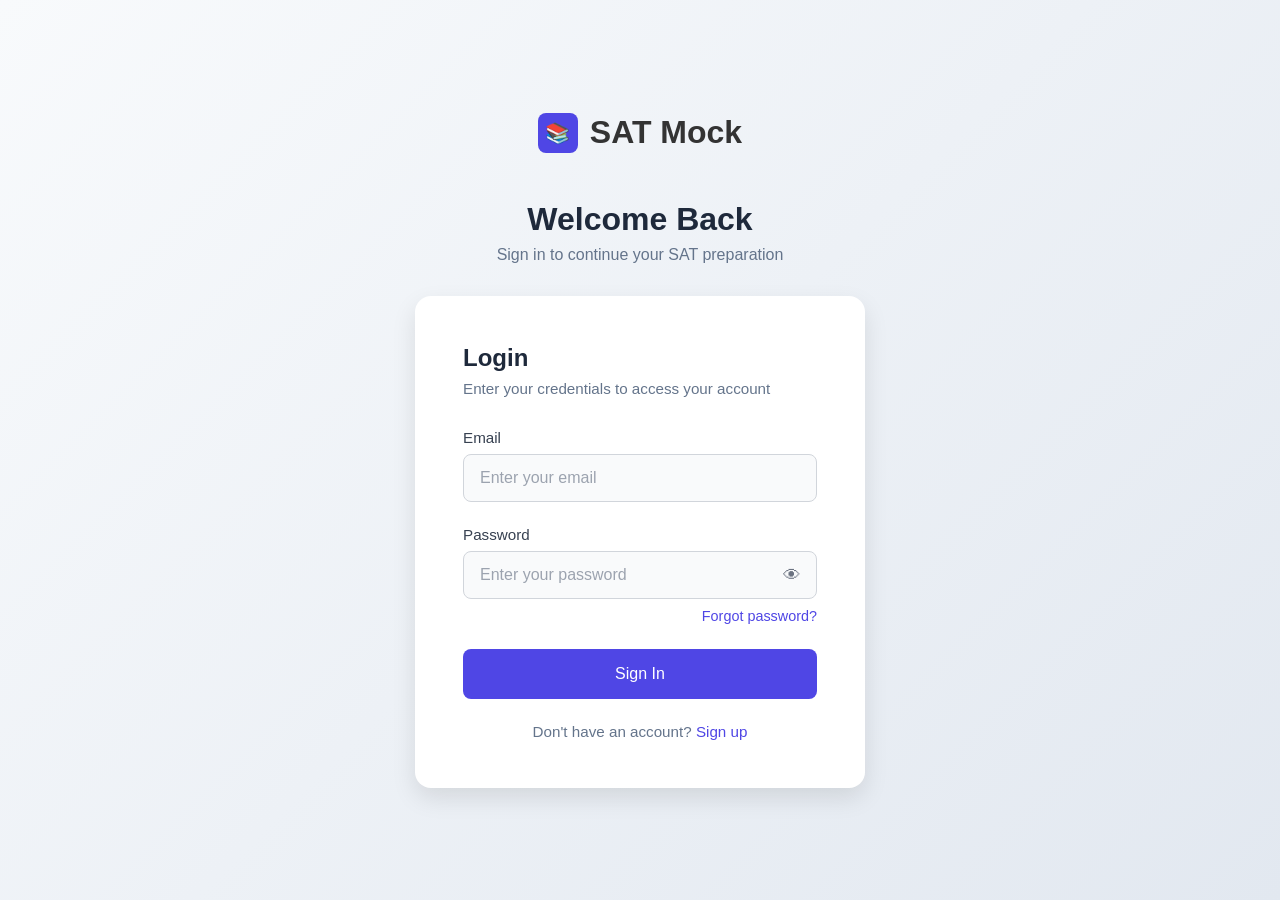
<file: SATProject-main/front/dashboard.html>
<!DOCTYPE html>
<html lang="en">
<head>
    <meta charset="UTF-8">
    <meta name="viewport" content="width=device-width, initial-scale=1.0">
    <title>Dashboard - SAT Mock</title>
    <style>
        * {
            margin: 0;
            padding: 0;
            box-sizing: border-box;
        }

        body {
            font-family: -apple-system, BlinkMacSystemFont, 'Segoe UI', Roboto, Oxygen, Ubuntu, Cantarell, sans-serif;
            background: #f8fafc;
            color: #333;
            line-height: 1.6;
        }

        .container {
            max-width: 1200px;
            margin: 0 auto;
            padding: 0 20px;
        }

        /* Header */
        .header {
            background: white;
            padding: 1rem 0;
            box-shadow: 0 2px 4px rgba(0,0,0,0.1);
            position: sticky;
            top: 0;
            z-index: 100;
        }

        .nav {
            display: flex;
            justify-content: space-between;
            align-items: center;
        }

        .logo {
            display: flex;
            align-items: center;
            font-size: 1.5rem;
            font-weight: bold;
            color: #333;
            text-decoration: none;
        }

        .logo-icon {
            width: 32px;
            height: 32px;
            background: #4f46e5;
            border-radius: 6px;
            margin-right: 10px;
            display: flex;
            align-items: center;
            justify-content: center;
            color: white;
            font-size: 18px;
        }

        .nav-right {
            display: flex;
            align-items: center;
            gap: 1rem;
        }

        .dashboard-btn {
            padding: 0.5rem 1rem;
            background: #f1f5f9;
            border: 1px solid #e2e8f0;
            border-radius: 6px;
            color: #64748b;
            text-decoration: none;
            font-size: 0.9rem;
        }

        .user-profile {
            display: flex;
            align-items: center;
            gap: 0.5rem;
            color: #64748b;
            font-size: 0.9rem;
        }

        .user-icon {
            width: 24px;
            height: 24px;
            background: #e2e8f0;
            border-radius: 50%;
            display: flex;
            align-items: center;
            justify-content: center;
            font-size: 12px;
        }

        /* Main Content */
        .main {
            padding: 2rem 0;
        }

        .welcome-section {
            margin-bottom: 2rem;
        }

        .welcome-title {
            font-size: 2rem;
            font-weight: 700;
            color: #1e293b;
            margin-bottom: 0.5rem;
        }

        .welcome-subtitle {
            color: #64748b;
            font-size: 1.1rem;
        }

        /* Stats Cards */
        .stats-grid {
            display: grid;
            grid-template-columns: repeat(auto-fit, minmax(280px, 1fr));
            gap: 1.5rem;
            margin-bottom: 3rem;
        }

        .stat-card {
            background: white;
            padding: 1.5rem;
            border-radius: 12px;
            box-shadow: 0 2px 4px rgba(0,0,0,0.05);
            border: 1px solid #e5e7eb;
            position: relative;
        }

        .stat-header {
            display: flex;
            justify-content: between;
            align-items: flex-start;
            margin-bottom: 1rem;
        }

        .stat-title {
            color: #64748b;
            font-size: 0.9rem;
            font-weight: 500;
        }

        .stat-icon {
            position: absolute;
            top: 1rem;
            right: 1rem;
            width: 24px;
            height: 24px;
            color: #94a3b8;
        }

        .stat-value {
            font-size: 2rem;
            font-weight: 700;
            color: #1e293b;
            margin-bottom: 0.5rem;
        }

        .stat-value.percentage {
            color: #4f46e5;
        }

        .stat-description {
            color: #64748b;
            font-size: 0.85rem;
        }

        /* Quick Actions */
        .quick-actions {
            margin-bottom: 3rem;
        }

        .section-title {
            font-size: 1.5rem;
            font-weight: 600;
            color: #1e293b;
            margin-bottom: 1.5rem;
        }

        .actions-grid {
            display: grid;
            grid-template-columns: 2fr 1fr;
            gap: 1rem;
        }

        .action-btn {
            padding: 1.5rem;
            border-radius: 12px;
            text-decoration: none;
            font-weight: 500;
            display: flex;
            align-items: center;
            justify-content: center;
            gap: 0.5rem;
            transition: all 0.2s;
            font-size: 1rem;
            border: none;
            cursor: pointer;
        }

        .action-btn-primary {
            background: #4f46e5;
            color: white;
        }

        .action-btn-primary:hover {
            background: #4338ca;
            transform: translateY(-2px);
        }

        .action-btn-secondary {
            background: white;
            color: #64748b;
            border: 1px solid #e5e7eb;
        }

        .action-btn-secondary:hover {
            background: #f9fafb;
            transform: translateY(-2px);
        }

        /* Quiz History */
        .quiz-history {
            background: white;
            border-radius: 12px;
            padding: 1.5rem;
            box-shadow: 0 2px 4px rgba(0,0,0,0.05);
            border: 1px solid #e5e7eb;
        }

        .quiz-item {
            display: flex;
            justify-content: space-between;
            align-items: center;
            padding: 1rem 0;
            border-bottom: 1px solid #f1f5f9;
        }

        .quiz-item:last-child {
            border-bottom: none;
        }

        .quiz-info {
            flex: 1;
        }

        .quiz-name {
            font-weight: 600;
            color: #1e293b;
            margin-bottom: 0.25rem;
            display: flex;
            align-items: center;
            gap: 0.5rem;
        }

        .quiz-score {
            display: inline-block;
            padding: 0.25rem 0.5rem;
            border-radius: 4px;
            font-size: 0.75rem;
            font-weight: 600;
        }

        .score-high {
            background: #dcfce7;
            color: #166534;
        }

        .score-medium {
            background: #fef3c7;
            color: #92400e;
        }

        .score-low {
            background: #fee2e2;
            color: #991b1b;
        }

        .quiz-details {
            display: flex;
            align-items: center;
            gap: 1rem;
            color: #64748b;
            font-size: 0.85rem;
            margin-top: 0.25rem;
        }

        .quiz-actions {
            display: flex;
            gap: 0.5rem;
        }

        .quiz-btn {
            padding: 0.5rem 1rem;
            border-radius: 6px;
            text-decoration: none;
            font-size: 0.85rem;
            font-weight: 500;
            transition: all 0.2s;
            border: none;
            cursor: pointer;
        }

        .quiz-btn-primary {
            background: #4f46e5;
            color: white;
        }

        .quiz-btn-primary:hover {
            background: #4338ca;
        }

        .quiz-btn-secondary {
            background: #f8fafc;
            color: #64748b;
            border: 1px solid #e2e8f0;
        }

        .quiz-btn-secondary:hover {
            background: #f1f5f9;
        }

        /* No history message */
        .no-history {
            text-align: center;
            padding: 2rem;
            color: #64748b;
        }

        .no-history-icon {
            font-size: 3rem;
            margin-bottom: 1rem;
        }

        /* Responsive Design */
        @media (max-width: 768px) {
            .actions-grid {
                grid-template-columns: 1fr;
            }

            .quiz-item {
                flex-direction: column;
                align-items: flex-start;
                gap: 1rem;
            }

            .quiz-actions {
                width: 100%;
                justify-content: flex-end;
            }

            .nav-right {
                gap: 0.5rem;
            }

            .user-profile span {
                display: none;
            }
        }

        .logout-btn {
            background: #ef4444;
            color: white;
            border: none;
            padding: 0.5rem 1rem;
            border-radius: 6px;
            cursor: pointer;
            font-size: 0.85rem;
            transition: background 0.2s;
        }

        .logout-btn:hover {
            background: #dc2626;
        }
    </style>
</head>
<body>
    <!-- Header -->
    <header class="header">
        <div class="container">
            <nav class="nav">
                <a href="index.html" class="logo">
                    <div class="logo-icon">📚</div>
                    SAT Mock
                </a>
                <div class="nav-right">
                    <a href="dashboard.html" class="dashboard-btn">Dashboard</a>
                    <div class="user-profile">
                        <div class="user-icon">👤</div>
                        <span id="username">User</span>
                    </div>
                    <button class="logout-btn" onclick="logout()">Logout</button>
                </div>
            </nav>
        </div>
    </header>

    <!-- Main Content -->
    <main class="main">
        <div class="container">
            <!-- Welcome Section -->
            <div class="welcome-section">
                <h1 class="welcome-title">Welcome back, <span id="welcomeUsername">User</span>! 👋</h1>
                <p class="welcome-subtitle">Ready to continue your SAT preparation? Let's boost that score!</p>
            </div>

            <!-- Stats Cards -->
            <div class="stats-grid">
                <div class="stat-card">
                    <div class="stat-icon">🏆</div>
                    <div class="stat-title">Tests Taken</div>
                    <div class="stat-value" id="testsTaken">0</div>
                    <div class="stat-description">Keep practicing to improve!</div>
                </div>

                <div class="stat-card">
                    <div class="stat-icon">📈</div>
                    <div class="stat-title">Average Score</div>
                    <div class="stat-value percentage" id="averageScore">0%</div>
                    <div class="stat-description" id="scoreDescription">Take your first quiz!</div>
                </div>

                <div class="stat-card">
                    <div class="stat-icon">📅</div>
                    <div class="stat-title">Study Streak</div>
                    <div class="stat-value" id="studyStreak">0 days</div>
                    <div class="stat-description">Start your streak today!</div>
                </div>
            </div>

            <!-- Quick Actions -->
            <div class="quick-actions">
                <h2 class="section-title">Quick Actions</h2>
                <div class="actions-grid">
                    <button class="action-btn action-btn-primary" onclick="startNewQuiz()">
                        ▶️ Start New Quiz
                    </button>
                    <button class="action-btn action-btn-secondary" onclick="startTimedPractice()">
                        ⏱️ Timed Practice
                    </button>
                </div>
            </div>

            <!-- Recent Quiz History -->
            <div class="quiz-history">
                <h2 class="section-title">Recent Quiz History</h2>
                <div id="quizHistoryContainer">
                    <!-- Quiz history will be populated by JavaScript -->
                </div>
            </div>
        </div>
    </main>

    <script>
        // Sample quiz history data structure
        const sampleQuizHistory = [
            {
                id: 'math_1',
                name: 'Math Practice Test',
                score: 85,
                correctAnswers: 17,
                totalQuestions: 20,
                timeSpent: 2700, // 45 minutes in seconds
                date: '2024-01-15',
                subject: 'Math'
            },
            {
                id: 'reading_1',
                name: 'Reading Practice Test',
                score: 78,
                correctAnswers: 15,
                totalQuestions: 20,
                timeSpent: 2520, // 42 minutes in seconds
                date: '2024-01-12',
                subject: 'Reading'
            },
            {
                id: 'writing_1',
                name: 'Writing Practice Test',
                score: 92,
                correctAnswers: 18,
                totalQuestions: 20,
                timeSpent: 2280, // 38 minutes in seconds
                date: '2024-01-10',
                subject: 'Writing'
            }
        ];

        // Check if user is logged in
        function checkAuth() {
            const isLoggedIn = localStorage.getItem('isLoggedIn');
            const username = localStorage.getItem('username');
            
            if (!isLoggedIn) {
                window.location.href = 'login.html';
                return;
            }
            
            if (username) {
                document.getElementById('username').textContent = username;
                document.getElementById('welcomeUsername').textContent = username;
            }
        }

        // Initialize quiz history if it doesn't exist
        function initializeQuizHistory() {
            const existingHistory = localStorage.getItem('quizHistory');
            if (!existingHistory) {
                localStorage.setItem('quizHistory', JSON.stringify(sampleQuizHistory));
            }
        }

        // Get quiz history from localStorage
        function getQuizHistory() {
            const history = localStorage.getItem('quizHistory');
            return history ? JSON.parse(history) : [];
        }

        // Update dashboard stats
        function updateStats() {
            const quizHistory = getQuizHistory();
            
            if (quizHistory.length === 0) {
                document.getElementById('testsTaken').textContent = '0';
                document.getElementById('averageScore').textContent = '0%';
                document.getElementById('scoreDescription').textContent = 'Take your first quiz!';
                document.getElementById('studyStreak').textContent = '0 days';
                return;
            }

            // Calculate stats
            const testsTaken = quizHistory.length;
            const totalScore = quizHistory.reduce((sum, quiz) => sum + quiz.score, 0);
            const averageScore = Math.round(totalScore / testsTaken);
            
            // Update DOM
            document.getElementById('testsTaken').textContent = testsTaken.toString();
            document.getElementById('averageScore').textContent = `${averageScore}%`;
            
            // Update score description
            let scoreDescription = 'Keep practicing!';
            if (averageScore >= 90) {
                scoreDescription = 'Excellent work!';
            } else if (averageScore >= 80) {
                scoreDescription = 'Great progress!';
            } else if (averageScore >= 70) {
                scoreDescription = 'Good improvement!';
            }
            document.getElementById('scoreDescription').textContent = scoreDescription;
            
            // Calculate study streak (simplified - just based on recent activity)
            const today = new Date();
            const lastQuizDate = new Date(quizHistory[0].date);
            const daysDiff = Math.floor((today - lastQuizDate) / (1000 * 60 * 60 * 24));
            const streak = daysDiff <= 1 ? Math.min(quizHistory.length, 7) : 0;
            document.getElementById('studyStreak').textContent = `${streak} days`;
        }

        // Display quiz history
        function displayQuizHistory() {
            const quizHistory = getQuizHistory();
            const container = document.getElementById('quizHistoryContainer');
            
            if (quizHistory.length === 0) {
                container.innerHTML = `
                    <div class="no-history">
                        <div class="no-history-icon">📝</div>
                        <p>No quiz history yet. Take your first quiz to see your progress!</p>
                    </div>
                `;
                return;
            }

            container.innerHTML = '';
            
            quizHistory.forEach((quiz, index) => {
                const scoreClass = quiz.score >= 80 ? 'score-high' : quiz.score >= 60 ? 'score-medium' : 'score-low';
                const minutes = Math.floor(quiz.timeSpent / 60);
                const formattedDate = new Date(quiz.date).toLocaleDateString();
                
                const quizItem = document.createElement('div');
                quizItem.className = 'quiz-item';
                quizItem.innerHTML = `
                    <div class="quiz-info">
                        <div class="quiz-name">
                            ${quiz.name}
                            <span class="quiz-score ${scoreClass}">${quiz.score}%</span>
                        </div>
                        <div class="quiz-details">
                            <span>📅 ${formattedDate}</span>
                            <span>⏱️ ${minutes} min</span>
                            <span>${quiz.correctAnswers}/${quiz.totalQuestions} correct</span>
                        </div>
                    </div>
                    <div class="quiz-actions">
                        <button class="quiz-btn quiz-btn-secondary" onclick="viewResults('${quiz.id}')">View Results</button>
                        <button class="quiz-btn quiz-btn-primary" onclick="retakeQuiz('${quiz.subject}')">Retake</button>
                    </div>
                `;
                
                container.appendChild(quizItem);
            });
        }

        // Logout function
        function logout() {
            if (confirm('Are you sure you want to logout?')) {
                localStorage.removeItem('isLoggedIn');
                localStorage.removeItem('username');
                localStorage.removeItem('userEmail');
                window.location.href = 'index.html';
            }
        }

        // Quiz functions
        function startNewQuiz() {
            // Clear any existing quiz results to start fresh
            localStorage.removeItem('quizResults');
            window.location.href = 'quiz.html';
        }

        function startTimedPractice() {
            // For now, redirect to the same quiz page
            localStorage.removeItem('quizResults');
            window.location.href = 'quiz.html';
        }

        function viewResults(quizId) {
            // Find the quiz in history
            const quizHistory = getQuizHistory();
            const quiz = quizHistory.find(q => q.id === quizId);
            
            if (quiz) {
                // Create a mock results object that matches the expected format
                const mockResults = {
                    score: quiz.score,
                    correctAnswers: quiz.correctAnswers,
                    totalQuestions: quiz.totalQuestions,
                    timeSpent: quiz.timeSpent,
                    userAnswers: generateMockAnswers(quiz),
                    quizData: generateMockQuizData(quiz),
                    completedAt: quiz.date
                };
                
                // Store the results temporarily
                localStorage.setItem('quizResults', JSON.stringify(mockResults));
                
                // Redirect to results page
                window.location.href = 'results.html';
            } else {
                alert('Quiz results not found.');
            }
        }

        function retakeQuiz(subject) {
            // Clear any existing results and start a new quiz
            localStorage.removeItem('quizResults');
            window.location.href = 'quiz.html';
        }

        // Generate mock answers for historical quizzes
        function generateMockAnswers(quiz) {
            const answers = [];
            for (let i = 0; i < quiz.totalQuestions; i++) {
                if (i < quiz.correctAnswers) {
                    answers.push(Math.floor(Math.random() * 4)); // Correct answer
                } else {
                    answers.push(Math.floor(Math.random() * 4)); // Random answer
                }
            }
            return answers;
        }

        // Generate mock quiz data for historical quizzes
        function generateMockQuizData(quiz) {
            const subjects = {
                'Math': [
                    { question: "If 3x + 7 = 22, what is the value of x?", options: ["3", "5", "7", "15"], correct: 1 },
                    { question: "What is the slope of the line passing through points (2, 3) and (6, 11)?", options: ["2", "3", "4", "8"], correct: 0 }
                ],
                'Reading': [
                    { question: "Based on the context, what does the word 'ubiquitous' most likely mean?", options: ["Rare and valuable", "Present everywhere", "Difficult to understand", "Recently discovered"], correct: 1 },
                    { question: "Which of the following best describes the main theme of the passage?", options: ["The challenges of modern technology", "The importance of environmental conservation", "The role of education in society", "The impact of globalization"], correct: 1 }
                ],
                'Writing': [
                    { question: "Choose the sentence that is grammatically correct:", options: ["Neither the students nor the teacher were prepared for the exam.", "Neither the students nor the teacher was prepared for the exam.", "Neither the students or the teacher were prepared for the exam.", "Neither the students or the teacher was prepared for the exam."], correct: 1 }
                ]
            };

            const subjectQuestions = subjects[quiz.subject] || subjects['Math'];
            const quizData = [];
            
            for (let i = 0; i < quiz.totalQuestions; i++) {
                const questionIndex = i % subjectQuestions.length;
                quizData.push({
                    subject: quiz.subject,
                    ...subjectQuestions[questionIndex]
                });
            }
            
            return quizData;
        }

        // Add new quiz result to history
        function addQuizToHistory(results) {
            const quizHistory = getQuizHistory();
            const newQuiz = {
                id: `quiz_${Date.now()}`,
                name: `${results.quizData[0]?.subject || 'Mixed'} Practice Test`,
                score: results.score,
                correctAnswers: results.correctAnswers,
                totalQuestions: results.totalQuestions,
                timeSpent: results.timeSpent,
                date: new Date().toISOString().split('T')[0],
                subject: results.quizData[0]?.subject || 'Mixed'
            };
            
            quizHistory.unshift(newQuiz); // Add to beginning
            
            // Keep only last 10 quizzes
            if (quizHistory.length > 10) {
                quizHistory.splice(10);
            }
            
            localStorage.setItem('quizHistory', JSON.stringify(quizHistory));
        }

        // Check if there are new quiz results to add to history
        function checkForNewResults() {
            const results = localStorage.getItem('quizResults');
            const resultsProcessed = localStorage.getItem('resultsProcessed');
            
            if (results && !resultsProcessed) {
                const parsedResults = JSON.parse(results);
                addQuizToHistory(parsedResults);
                localStorage.setItem('resultsProcessed', 'true');
            }
        }

        // Initialize dashboard
        window.addEventListener('load', function() {
            checkAuth();
            initializeQuizHistory();
            checkForNewResults();
            updateStats();
            displayQuizHistory();
        });

        // Clear the resultsProcessed flag when starting a new quiz
        window.addEventListener('beforeunload', function() {
            if (window.location.href.includes('quiz.html')) {
                localStorage.removeItem('resultsProcessed');
            }
        });
    </script>
</body>
</html>
</file>
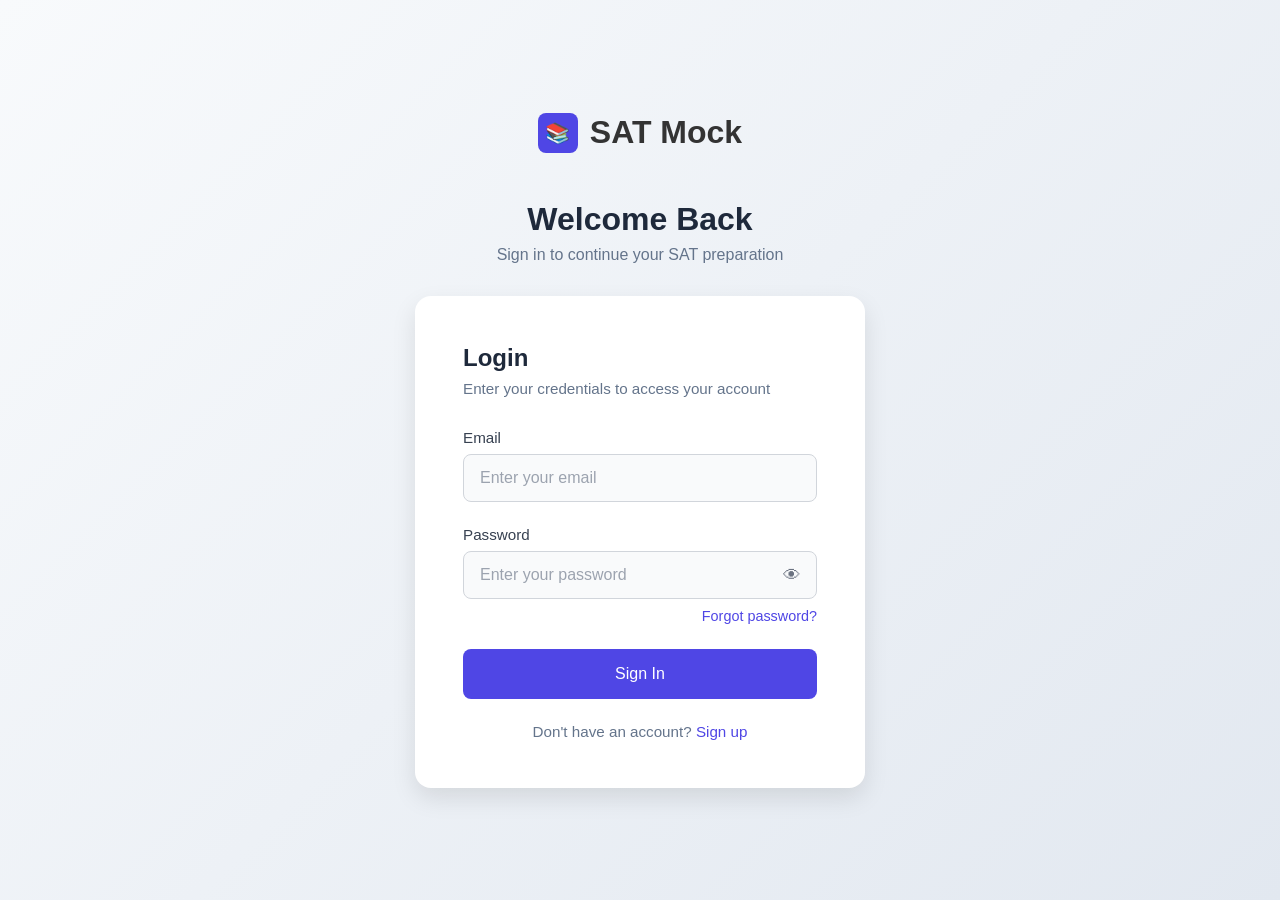
<file: SATProject-main/front/login.html>
<!DOCTYPE html>
<html lang="en">
<head>
    <meta charset="UTF-8">
    <meta name="viewport" content="width=device-width, initial-scale=1.0">
    <title>Login - SAT Mock</title>
    <style>
        * {
            margin: 0;
            padding: 0;
            box-sizing: border-box;
        }

        body {
            font-family: -apple-system, BlinkMacSystemFont, 'Segoe UI', Roboto, Oxygen, Ubuntu, Cantarell, sans-serif;
            background: linear-gradient(135deg, #f8fafc 0%, #e2e8f0 100%);
            min-height: 100vh;
            display: flex;
            flex-direction: column;
            align-items: center;
            justify-content: center;
            padding: 2rem;
        }

        .logo {
            display: flex;
            align-items: center;
            font-size: 2rem;
            font-weight: bold;
            color: #333;
            text-decoration: none;
            margin-bottom: 3rem;
        }

        .logo-icon {
            width: 40px;
            height: 40px;
            background: #4f46e5;
            border-radius: 8px;
            margin-right: 12px;
            display: flex;
            align-items: center;
            justify-content: center;
            color: white;
            font-size: 20px;
        }

        .auth-container {
            background: white;
            border-radius: 16px;
            box-shadow: 0 10px 25px rgba(0, 0, 0, 0.1);
            padding: 3rem;
            width: 100%;
            max-width: 450px;
        }

        .auth-header {
            text-align: center;
            margin-bottom: 2rem;
        }

        .auth-title {
            font-size: 2rem;
            font-weight: 700;
            color: #1e293b;
            margin-bottom: 0.5rem;
        }

        .auth-subtitle {
            color: #64748b;
            font-size: 1rem;
        }

        .form-section {
            margin-bottom: 2rem;
        }

        .section-title {
            font-size: 1.5rem;
            font-weight: 600;
            color: #1e293b;
            margin-bottom: 0.5rem;
        }

        .section-description {
            color: #64748b;
            font-size: 0.95rem;
            margin-bottom: 2rem;
        }

        .form-group {
            margin-bottom: 1.5rem;
        }

        .form-label {
            display: block;
            font-weight: 500;
            color: #374151;
            margin-bottom: 0.5rem;
            font-size: 0.95rem;
        }

        .form-input {
            width: 100%;
            padding: 0.875rem 1rem;
            border: 1px solid #d1d5db;
            border-radius: 8px;
            font-size: 1rem;
            transition: all 0.2s;
            background: #f9fafb;
        }

        .form-input:focus {
            outline: none;
            border-color: #4f46e5;
            background: white;
            box-shadow: 0 0 0 3px rgba(79, 70, 229, 0.1);
        }

        .form-input::placeholder {
            color: #9ca3af;
        }

        .password-container {
            position: relative;
        }

        .password-toggle {
            position: absolute;
            right: 1rem;
            top: 50%;
            transform: translateY(-50%);
            background: none;
            border: none;
            color: #6b7280;
            cursor: pointer;
            font-size: 1.1rem;
        }

        .password-toggle:hover {
            color: #374151;
        }

        .forgot-password {
            text-align: right;
            margin-top: 0.5rem;
        }

        .forgot-password a {
            color: #4f46e5;
            text-decoration: none;
            font-size: 0.9rem;
        }

        .forgot-password a:hover {
            text-decoration: underline;
        }

        .btn {
            width: 100%;
            padding: 1rem;
            background: #4f46e5;
            color: white;
            border: none;
            border-radius: 8px;
            font-size: 1rem;
            font-weight: 500;
            cursor: pointer;
            transition: background 0.2s;
            margin-bottom: 1.5rem;
        }

        .btn:hover {
            background: #4338ca;
        }

        .btn:disabled {
            background: #9ca3af;
            cursor: not-allowed;
        }

        .auth-footer {
            text-align: center;
            color: #64748b;
            font-size: 0.95rem;
        }

        .auth-link {
            color: #4f46e5;
            text-decoration: none;
            font-weight: 500;
        }

        .auth-link:hover {
            text-decoration: underline;
        }

        .error-message {
            color: #dc2626;
            font-size: 0.875rem;
            margin-top: 0.5rem;
            display: none;
        }

        @media (max-width: 480px) {
            .auth-container {
                padding: 2rem;
                margin: 1rem;
            }

            .auth-title {
                font-size: 1.75rem;
            }
        }
    </style>
</head>
<body>
    <a href="index.html" class="logo">
        <div class="logo-icon">📚</div>
        SAT Mock
    </a>

    <div class="auth-header">
        <h1 class="auth-title">Welcome Back</h1>
        <p class="auth-subtitle">Sign in to continue your SAT preparation</p>
    </div>

    <div class="auth-container">
        <div class="form-section">
            <h2 class="section-title">Login</h2>
            <p class="section-description">Enter your credentials to access your account</p>
        </div>

        <form id="loginForm">
            <div class="form-group">
                <label for="email" class="form-label">Email</label>
                <input 
                    type="email" 
                    id="email" 
                    name="email" 
                    class="form-input" 
                    placeholder="Enter your email"
                    required
                >
                <div class="error-message" id="emailError"></div>
            </div>

            <div class="form-group">
                <label for="password" class="form-label">Password</label>
                <div class="password-container">
                    <input 
                        type="password" 
                        id="password" 
                        name="password" 
                        class="form-input" 
                        placeholder="Enter your password"
                        required
                    >
                    <button type="button" class="password-toggle" onclick="togglePassword('password')">👁</button>
                </div>
                <div class="forgot-password">
                    <a href="#" onclick="showForgotPassword()">Forgot password?</a>
                </div>
                <div class="error-message" id="passwordError"></div>
            </div>

            <button type="submit" class="btn">Sign In</button>
        </form>

        <div class="auth-footer">
            Don't have an account? <a href="register.html" class="auth-link">Sign up</a>
        </div>
    </div>

    <script>
        // Check if already logged in
        window.addEventListener('load', function() {
            if (localStorage.getItem('isLoggedIn')) {
                window.location.href = 'dashboard.html';
            }
        });

        function togglePassword(fieldId) {
            const field = document.getElementById(fieldId);
            const button = field.nextElementSibling;
            
            if (field.type === 'password') {
                field.type = 'text';
                button.textContent = '🙈';
            } else {
                field.type = 'password';
                button.textContent = '👁';
            }
        }

        function showError(fieldId, message) {
            const errorElement = document.getElementById(fieldId + 'Error');
            errorElement.textContent = message;
            errorElement.style.display = 'block';
        }

        function hideError(fieldId) {
            const errorElement = document.getElementById(fieldId + 'Error');
            errorElement.style.display = 'none';
        }

        function showForgotPassword() {
            alert('Password reset functionality would be implemented here. For demo purposes, you can use any email and password to login.');
        }

        function validateForm() {
            let isValid = true;
            
            // Clear previous errors
            ['email', 'password'].forEach(hideError);
            
            const email = document.getElementById('email').value.trim();
            const password = document.getElementById('password').value;
            
            // Validate email
            const emailRegex = /^[^\s@]+@[^\s@]+\.[^\s@]+$/;
            if (!emailRegex.test(email)) {
                showError('email', 'Please enter a valid email address');
                isValid = false;
            }
            
            // Validate password
            if (password.length < 1) {
                showError('password', 'Password is required');
                isValid = false;
            }
            
            return isValid;
        }

        document.getElementById('loginForm').addEventListener('submit', function(e) {
            e.preventDefault();
            
            if (validateForm()) {
                // Simulate login process
                const submitButton = document.querySelector('.btn');
                const email = document.getElementById('email').value;
                
                submitButton.textContent = 'Signing In...';
                submitButton.disabled = true;
                
                setTimeout(() => {
                    // Store login state and user info
                    localStorage.setItem('isLoggedIn', 'true');
                    localStorage.setItem('username', email.split('@')[0]); // Use email prefix as username
                    
                    // Redirect to dashboard
                    window.location.href = 'dashboard.html';
                }, 1500);
            }
        });
    </script>
</body>
</html>
</file>
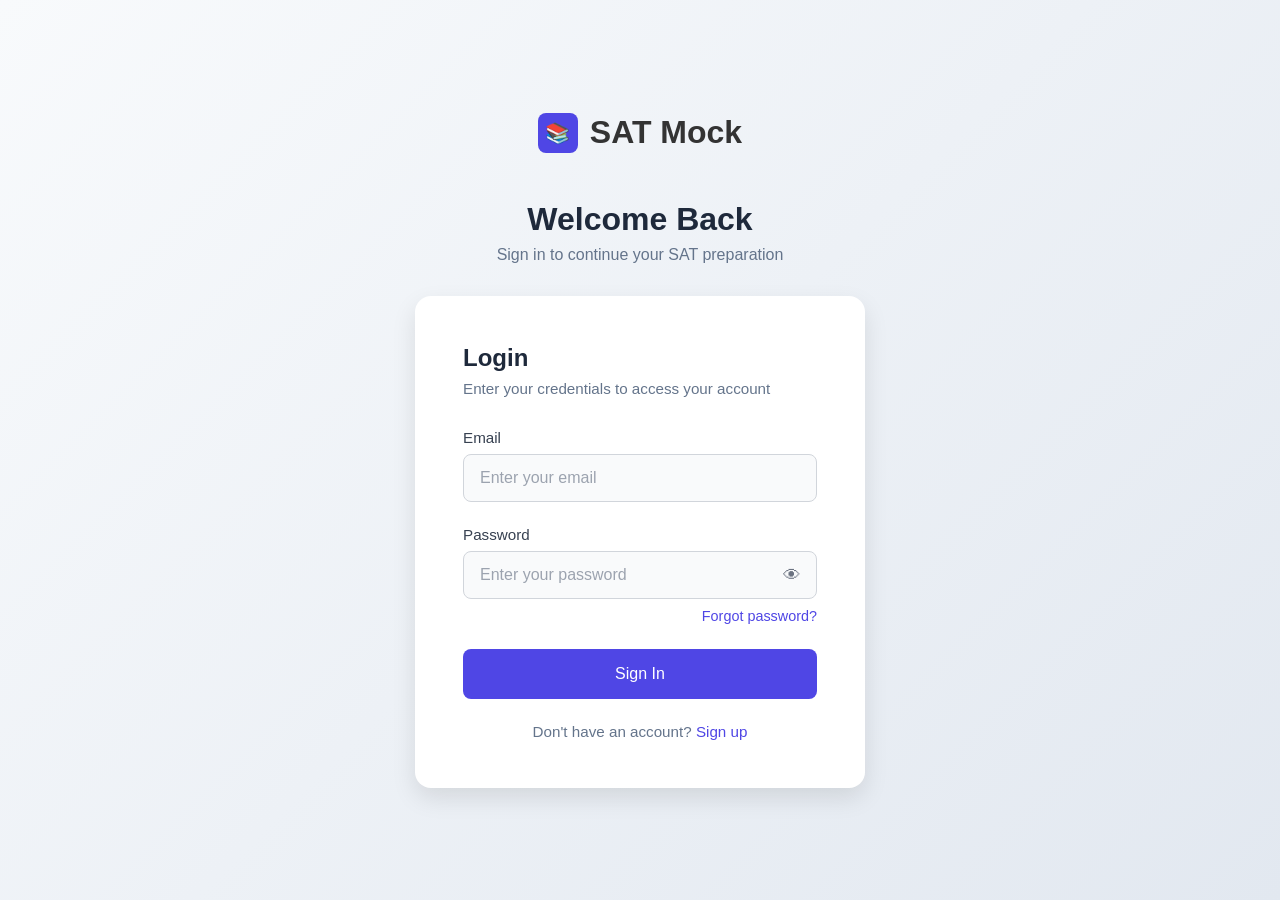
<file: SATProject-main/front/quiz.html>
<!DOCTYPE html>
<html lang="en">
<head>
    <meta charset="UTF-8">
    <meta name="viewport" content="width=device-width, initial-scale=1.0">
    <title>SAT Practice Test - SAT Mock</title>
    <style>
        * {
            margin: 0;
            padding: 0;
            box-sizing: border-box;
        }

        body {
            font-family: -apple-system, BlinkMacSystemFont, 'Segoe UI', Roboto, Oxygen, Ubuntu, Cantarell, sans-serif;
            background: #f8fafc;
            color: #333;
            line-height: 1.6;
        }

        .container {
            max-width: 1000px;
            margin: 0 auto;
            padding: 0 20px;
        }

        /* Header */
        .quiz-header {
            background: white;
            padding: 1.5rem 0;
            box-shadow: 0 2px 4px rgba(0,0,0,0.1);
            position: sticky;
            top: 0;
            z-index: 100;
        }

        .header-content {
            display: flex;
            justify-content: space-between;
            align-items: center;
        }

        .quiz-title {
            display: flex;
            align-items: center;
            gap: 1rem;
        }

        .quiz-title h1 {
            font-size: 1.5rem;
            font-weight: 600;
            color: #1e293b;
        }

        .subject-badge {
            background: #eff6ff;
            color: #4f46e5;
            padding: 0.25rem 0.75rem;
            border-radius: 6px;
            font-size: 0.875rem;
            font-weight: 500;
        }

        .header-right {
            display: flex;
            align-items: center;
            gap: 1.5rem;
        }

        .timer {
            display: flex;
            align-items: center;
            gap: 0.5rem;
            color: #64748b;
            font-weight: 500;
        }

        .timer-icon {
            font-size: 1.1rem;
        }

        .submit-btn {
            background: #4f46e5;
            color: white;
            border: none;
            padding: 0.75rem 1.5rem;
            border-radius: 8px;
            font-weight: 500;
            cursor: pointer;
            transition: background 0.2s;
            display: flex;
            align-items: center;
            gap: 0.5rem;
        }

        .submit-btn:hover {
            background: #4338ca;
        }

        /* Progress Section */
        .progress-section {
            background: white;
            padding: 1.5rem 0;
            border-bottom: 1px solid #e5e7eb;
        }

        .progress-info {
            display: flex;
            justify-content: space-between;
            align-items: center;
            margin-bottom: 1rem;
        }

        .question-info {
            color: #64748b;
            font-size: 0.9rem;
        }

        .answered-info {
            color: #64748b;
            font-size: 0.9rem;
        }

        .progress-bar {
            width: 100%;
            height: 6px;
            background: #e5e7eb;
            border-radius: 3px;
            overflow: hidden;
        }

        .progress-fill {
            height: 100%;
            background: #4f46e5;
            border-radius: 3px;
            transition: width 0.3s ease;
        }

        /* Question Section */
        .question-section {
            background: white;
            margin: 2rem 0;
            border-radius: 12px;
            box-shadow: 0 2px 4px rgba(0,0,0,0.05);
            border: 1px solid #e5e7eb;
        }

        .question-content {
            padding: 2rem;
        }

        .question-text {
            font-size: 1.1rem;
            font-weight: 500;
            color: #1e293b;
            margin-bottom: 2rem;
            line-height: 1.6;
        }

        .options-list {
            display: flex;
            flex-direction: column;
            gap: 1rem;
        }

        .option {
            display: flex;
            align-items: center;
            padding: 1rem;
            border: 2px solid #e5e7eb;
            border-radius: 8px;
            cursor: pointer;
            transition: all 0.2s;
            background: white;
        }

        .option:hover {
            border-color: #cbd5e1;
            background: #f8fafc;
        }

        .option.selected {
            border-color: #4f46e5;
            background: #eff6ff;
        }

        .option-letter {
            width: 32px;
            height: 32px;
            border-radius: 50%;
            background: #f1f5f9;
            color: #64748b;
            display: flex;
            align-items: center;
            justify-content: center;
            font-weight: 600;
            margin-right: 1rem;
            flex-shrink: 0;
        }

        .option.selected .option-letter {
            background: #4f46e5;
            color: white;
        }

        .option-text {
            flex: 1;
            color: #374151;
        }

        /* Navigation */
        .navigation {
            background: white;
            padding: 1.5rem 0;
            border-top: 1px solid #e5e7eb;
        }

        .nav-content {
            display: flex;
            justify-content: space-between;
            align-items: center;
        }

        .nav-btn {
            background: #f8fafc;
            color: #64748b;
            border: 1px solid #e2e8f0;
            padding: 0.75rem 1.5rem;
            border-radius: 8px;
            cursor: pointer;
            font-weight: 500;
            transition: all 0.2s;
            display: flex;
            align-items: center;
            gap: 0.5rem;
        }

        .nav-btn:hover:not(:disabled) {
            background: #f1f5f9;
            border-color: #cbd5e1;
        }

        .nav-btn:disabled {
            opacity: 0.5;
            cursor: not-allowed;
        }

        .nav-btn.primary {
            background: #4f46e5;
            color: white;
            border-color: #4f46e5;
        }

        .nav-btn.primary:hover:not(:disabled) {
            background: #4338ca;
        }

        .question-numbers {
            display: flex;
            gap: 0.5rem;
        }

        .question-number {
            width: 40px;
            height: 40px;
            border-radius: 8px;
            border: 1px solid #e2e8f0;
            background: white;
            color: #64748b;
            display: flex;
            align-items: center;
            justify-content: center;
            cursor: pointer;
            font-weight: 500;
            transition: all 0.2s;
        }

        .question-number:hover {
            border-color: #cbd5e1;
        }

        .question-number.current {
            background: #4f46e5;
            color: white;
            border-color: #4f46e5;
        }

        .question-number.answered {
            background: #dcfce7;
            color: #166534;
            border-color: #bbf7d0;
        }

        /* Responsive Design */
        @media (max-width: 768px) {
            .header-content {
                flex-direction: column;
                gap: 1rem;
            }

            .nav-content {
                flex-direction: column;
                gap: 1rem;
            }

            .question-numbers {
                order: -1;
            }

            .question-content {
                padding: 1.5rem;
            }
        }
    </style>
</head>
<body>
    <!-- Quiz Header -->
    <header class="quiz-header">
        <div class="container">
            <div class="header-content">
                <div class="quiz-title">
                    <h1>SAT Practice Test</h1>
                    <span class="subject-badge" id="subjectBadge">Math</span>
                </div>
                <div class="header-right">
                    <div class="timer">
                        <span class="timer-icon">⏱️</span>
                        <span id="timerDisplay">25:00</span>
                    </div>
                    <button class="submit-btn" onclick="submitQuiz()">
                        📋 Submit Quiz
                    </button>
                </div>
            </div>
        </div>
    </header>

    <!-- Progress Section -->
    <div class="progress-section">
        <div class="container">
            <div class="progress-info">
                <span class="question-info" id="questionInfo">Question 1 of 5</span>
                <span class="answered-info" id="answeredInfo">0 answered</span>
            </div>
            <div class="progress-bar">
                <div class="progress-fill" id="progressFill" style="width: 20%"></div>
            </div>
        </div>
    </div>

    <!-- Main Content -->
    <main class="container">
        <!-- Question Section -->
        <div class="question-section">
            <div class="question-content">
                <div class="question-text" id="questionText">
                    If 3x + 7 = 22, what is the value of x?
                </div>
                <div class="options-list" id="optionsList">
                    <div class="option" onclick="selectOption(0)">
                        <div class="option-letter">A</div>
                        <div class="option-text">3</div>
                    </div>
                    <div class="option" onclick="selectOption(1)">
                        <div class="option-letter">B</div>
                        <div class="option-text">5</div>
                    </div>
                    <div class="option" onclick="selectOption(2)">
                        <div class="option-letter">C</div>
                        <div class="option-text">7</div>
                    </div>
                    <div class="option" onclick="selectOption(3)">
                        <div class="option-letter">D</div>
                        <div class="option-text">15</div>
                    </div>
                </div>
            </div>
        </div>

        <!-- Navigation -->
        <div class="navigation">
            <div class="nav-content">
                <button class="nav-btn" id="prevBtn" onclick="previousQuestion()" disabled>
                    ← Previous
                </button>
                
                <div class="question-numbers" id="questionNumbers">
                    <div class="question-number current" onclick="goToQuestion(0)">1</div>
                    <div class="question-number" onclick="goToQuestion(1)">2</div>
                    <div class="question-number" onclick="goToQuestion(2)">3</div>
                    <div class="question-number" onclick="goToQuestion(3)">4</div>
                    <div class="question-number" onclick="goToQuestion(4)">5</div>
                </div>
                
                <button class="nav-btn primary" id="nextBtn" onclick="nextQuestion()">
                    Next →
                </button>
            </div>
        </div>
    </main>

    <script>
        // Quiz data
        const quizData = [
            {
                subject: "Math",
                question: "If 3x + 7 = 22, what is the value of x?",
                options: ["3", "5", "7", "15"],
                correct: 1
            },
            {
                subject: "Reading",
                question: "Which of the following best describes the main theme of the passage?",
                options: ["The challenges of modern technology", "The importance of environmental conservation", "The role of education in society", "The impact of globalization"],
                correct: 1
            },
            {
                subject: "Writing",
                question: "Choose the sentence that is grammatically correct:",
                options: [
                    "Neither the students nor the teacher were prepared for the exam.",
                    "Neither the students nor the teacher was prepared for the exam.",
                    "Neither the students or the teacher were prepared for the exam.",
                    "Neither the students or the teacher was prepared for the exam."
                ],
                correct: 1
            },
            {
                subject: "Math",
                question: "What is the slope of the line passing through points (2, 3) and (6, 11)?",
                options: ["2", "3", "4", "8"],
                correct: 0
            },
            {
                subject: "Reading",
                question: "Based on the context, what does the word 'ubiquitous' most likely mean?",
                options: ["Rare and valuable", "Present everywhere", "Difficult to understand", "Recently discovered"],
                correct: 1
            }
        ];

        // Quiz state
        let currentQuestion = 0;
        let userAnswers = new Array(quizData.length).fill(null);
        let timeRemaining = 25 * 60; // 25 minutes in seconds
        let timerInterval;

        // Initialize quiz
        function initializeQuiz() {
            // Check authentication
            if (!localStorage.getItem('isLoggedIn')) {
                window.location.href = 'login.html';
                return;
            }

            startTimer();
            displayQuestion();
            updateProgress();
        }

        // Timer functions
        function startTimer() {
            timerInterval = setInterval(() => {
                timeRemaining--;
                updateTimerDisplay();
                
                if (timeRemaining <= 0) {
                    clearInterval(timerInterval);
                    submitQuiz();
                }
            }, 1000);
        }

        function updateTimerDisplay() {
            const minutes = Math.floor(timeRemaining / 60);
            const seconds = timeRemaining % 60;
            document.getElementById('timerDisplay').textContent = 
                `${minutes.toString().padStart(2, '0')}:${seconds.toString().padStart(2, '0')}`;
        }

        // Question display
        function displayQuestion() {
            const question = quizData[currentQuestion];
            
            document.getElementById('subjectBadge').textContent = question.subject;
            document.getElementById('questionText').textContent = question.question;
            
            const optionsList = document.getElementById('optionsList');
            optionsList.innerHTML = '';
            
            question.options.forEach((option, index) => {
                const optionElement = document.createElement('div');
                optionElement.className = 'option';
                if (userAnswers[currentQuestion] === index) {
                    optionElement.classList.add('selected');
                }
                optionElement.onclick = () => selectOption(index);
                
                optionElement.innerHTML = `
                    <div class="option-letter">${String.fromCharCode(65 + index)}</div>
                    <div class="option-text">${option}</div>
                `;
                
                optionsList.appendChild(optionElement);
            });
            
            updateNavigation();
        }

        // Option selection
        function selectOption(index) {
            userAnswers[currentQuestion] = index;
            
            // Update visual selection
            const options = document.querySelectorAll('.option');
            options.forEach((option, i) => {
                option.classList.toggle('selected', i === index);
            });
            
            updateProgress();
            updateQuestionNumbers();
        }

        // Navigation
        function nextQuestion() {
            if (currentQuestion < quizData.length - 1) {
                currentQuestion++;
                displayQuestion();
                updateProgress();
                updateQuestionNumbers();
            }
        }

        function previousQuestion() {
            if (currentQuestion > 0) {
                currentQuestion--;
                displayQuestion();
                updateProgress();
                updateQuestionNumbers();
            }
        }

        function goToQuestion(index) {
            currentQuestion = index;
            displayQuestion();
            updateProgress();
            updateQuestionNumbers();
        }

        function updateNavigation() {
            const prevBtn = document.getElementById('prevBtn');
            const nextBtn = document.getElementById('nextBtn');
            
            prevBtn.disabled = currentQuestion === 0;
            
            if (currentQuestion === quizData.length - 1) {
                nextBtn.textContent = 'Submit Quiz';
                nextBtn.onclick = submitQuiz;
            } else {
                nextBtn.textContent = 'Next →';
                nextBtn.onclick = nextQuestion;
            }
        }

        // Progress tracking
        function updateProgress() {
            const answeredCount = userAnswers.filter(answer => answer !== null).length;
            const progressPercentage = ((currentQuestion + 1) / quizData.length) * 100;
            
            document.getElementById('questionInfo').textContent = `Question ${currentQuestion + 1} of ${quizData.length}`;
            document.getElementById('answeredInfo').textContent = `${answeredCount} answered`;
            document.getElementById('progressFill').style.width = `${progressPercentage}%`;
        }

        function updateQuestionNumbers() {
            const questionNumbers = document.querySelectorAll('.question-number');
            questionNumbers.forEach((number, index) => {
                number.classList.remove('current', 'answered');
                
                if (index === currentQuestion) {
                    number.classList.add('current');
                } else if (userAnswers[index] !== null) {
                    number.classList.add('answered');
                }
            });
        }

        // Quiz submission
        function submitQuiz() {
            if (confirm('Are you sure you want to submit your quiz?')) {
                clearInterval(timerInterval);
                
                // Calculate results
                const totalTime = 25 * 60 - timeRemaining;
                let correctAnswers = 0;
                
                userAnswers.forEach((answer, index) => {
                    if (answer === quizData[index].correct) {
                        correctAnswers++;
                    }
                });
                
                const score = Math.round((correctAnswers / quizData.length) * 100);
                
                // Store results
                const results = {
                    score: score,
                    correctAnswers: correctAnswers,
                    totalQuestions: quizData.length,
                    timeSpent: totalTime,
                    userAnswers: userAnswers,
                    quizData: quizData,
                    completedAt: new Date().toISOString()
                };
                
                localStorage.setItem('quizResults', JSON.stringify(results));
                
                // Redirect to results page
                window.location.href = 'results.html';
            }
        }

        // Initialize when page loads
        window.addEventListener('load', initializeQuiz);

        // Prevent accidental page refresh
        window.addEventListener('beforeunload', function(e) {
            if (timeRemaining > 0) {
                e.preventDefault();
                e.returnValue = '';
            }
        });
    </script>
</body>
</html>
</file>
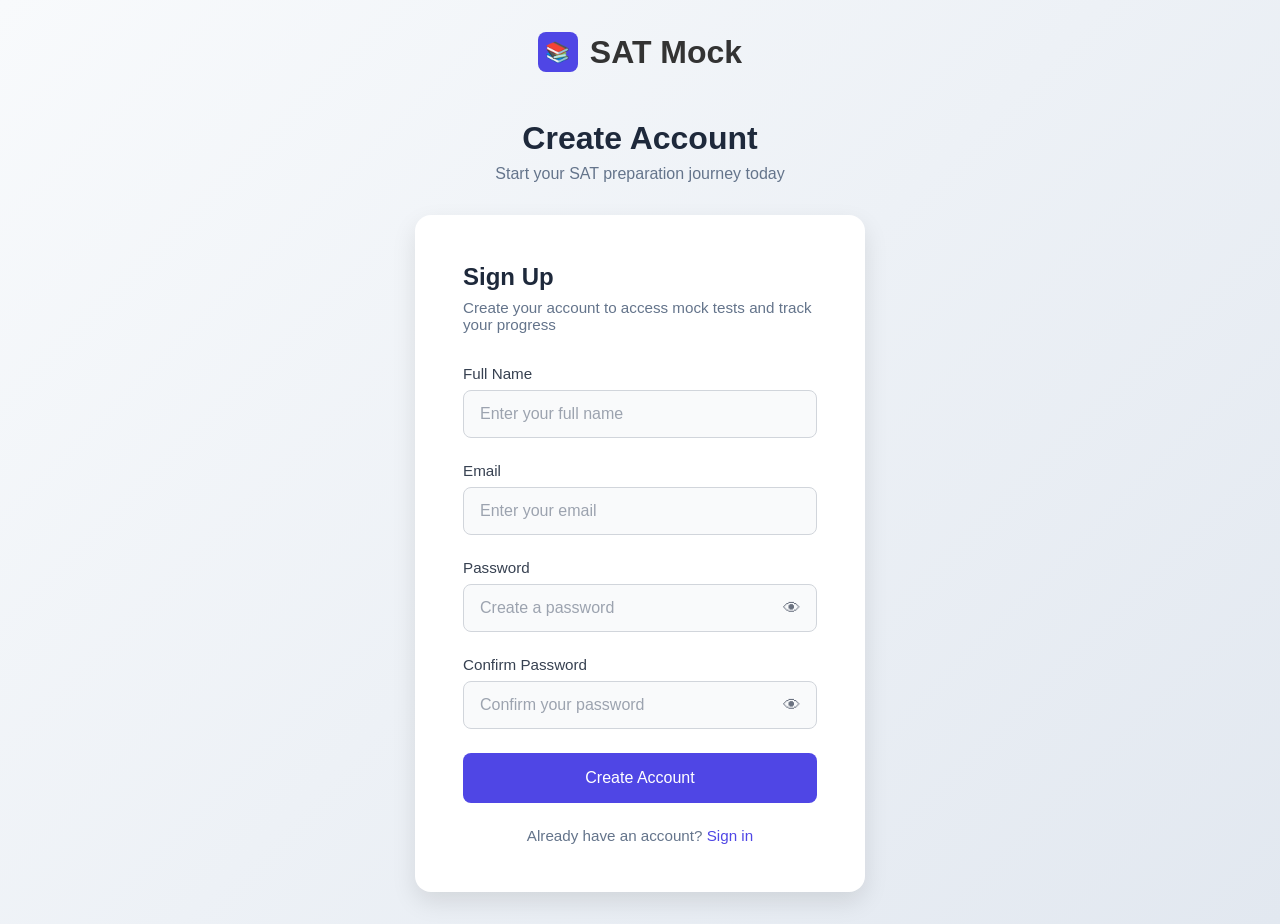
<file: SATProject-main/front/register.html>
<!DOCTYPE html>
<html lang="en">
<head>
    <meta charset="UTF-8">
    <meta name="viewport" content="width=device-width, initial-scale=1.0">
    <title>Create Account - SAT Mock</title>
    <style>
        * {
            margin: 0;
            padding: 0;
            box-sizing: border-box;
        }

        body {
            font-family: -apple-system, BlinkMacSystemFont, 'Segoe UI', Roboto, Oxygen, Ubuntu, Cantarell, sans-serif;
            background: linear-gradient(135deg, #f8fafc 0%, #e2e8f0 100%);
            min-height: 100vh;
            display: flex;
            flex-direction: column;
            align-items: center;
            justify-content: center;
            padding: 2rem;
        }

        .logo {
            display: flex;
            align-items: center;
            font-size: 2rem;
            font-weight: bold;
            color: #333;
            text-decoration: none;
            margin-bottom: 3rem;
        }

        .logo-icon {
            width: 40px;
            height: 40px;
            background: #4f46e5;
            border-radius: 8px;
            margin-right: 12px;
            display: flex;
            align-items: center;
            justify-content: center;
            color: white;
            font-size: 20px;
        }

        .auth-container {
            background: white;
            border-radius: 16px;
            box-shadow: 0 10px 25px rgba(0, 0, 0, 0.1);
            padding: 3rem;
            width: 100%;
            max-width: 450px;
        }

        .auth-header {
            text-align: center;
            margin-bottom: 2rem;
        }

        .auth-title {
            font-size: 2rem;
            font-weight: 700;
            color: #1e293b;
            margin-bottom: 0.5rem;
        }

        .auth-subtitle {
            color: #64748b;
            font-size: 1rem;
        }

        .form-section {
            margin-bottom: 2rem;
        }

        .section-title {
            font-size: 1.5rem;
            font-weight: 600;
            color: #1e293b;
            margin-bottom: 0.5rem;
        }

        .section-description {
            color: #64748b;
            font-size: 0.95rem;
            margin-bottom: 2rem;
        }

        .form-group {
            margin-bottom: 1.5rem;
        }

        .form-label {
            display: block;
            font-weight: 500;
            color: #374151;
            margin-bottom: 0.5rem;
            font-size: 0.95rem;
        }

        .form-input {
            width: 100%;
            padding: 0.875rem 1rem;
            border: 1px solid #d1d5db;
            border-radius: 8px;
            font-size: 1rem;
            transition: all 0.2s;
            background: #f9fafb;
        }

        .form-input:focus {
            outline: none;
            border-color: #4f46e5;
            background: white;
            box-shadow: 0 0 0 3px rgba(79, 70, 229, 0.1);
        }

        .form-input::placeholder {
            color: #9ca3af;
        }

        .password-container {
            position: relative;
        }

        .password-toggle {
            position: absolute;
            right: 1rem;
            top: 50%;
            transform: translateY(-50%);
            background: none;
            border: none;
            color: #6b7280;
            cursor: pointer;
            font-size: 1.1rem;
        }

        .password-toggle:hover {
            color: #374151;
        }

        .btn {
            width: 100%;
            padding: 1rem;
            background: #4f46e5;
            color: white;
            border: none;
            border-radius: 8px;
            font-size: 1rem;
            font-weight: 500;
            cursor: pointer;
            transition: background 0.2s;
            margin-bottom: 1.5rem;
        }

        .btn:hover {
            background: #4338ca;
        }

        .btn:disabled {
            background: #9ca3af;
            cursor: not-allowed;
        }

        .auth-footer {
            text-align: center;
            color: #64748b;
            font-size: 0.95rem;
        }

        .auth-link {
            color: #4f46e5;
            text-decoration: none;
            font-weight: 500;
        }

        .auth-link:hover {
            text-decoration: underline;
        }

        .error-message {
            color: #dc2626;
            font-size: 0.875rem;
            margin-top: 0.5rem;
            display: none;
        }

        @media (max-width: 480px) {
            .auth-container {
                padding: 2rem;
                margin: 1rem;
            }

            .auth-title {
                font-size: 1.75rem;
            }
        }
    </style>
</head>
<body>
    <a href="index.html" class="logo">
        <div class="logo-icon">📚</div>
        SAT Mock
    </a>

    <div class="auth-header">
        <h1 class="auth-title">Create Account</h1>
        <p class="auth-subtitle">Start your SAT preparation journey today</p>
    </div>

    <div class="auth-container">
        <div class="form-section">
            <h2 class="section-title">Sign Up</h2>
            <p class="section-description">Create your account to access mock tests and track your progress</p>
        </div>

        <form id="registerForm">
            <div class="form-group">
                <label for="fullName" class="form-label">Full Name</label>
                <input 
                    type="text" 
                    id="fullName" 
                    name="fullName" 
                    class="form-input" 
                    placeholder="Enter your full name"
                    required
                >
                <div class="error-message" id="fullNameError"></div>
            </div>

            <div class="form-group">
                <label for="email" class="form-label">Email</label>
                <input 
                    type="email" 
                    id="email" 
                    name="email" 
                    class="form-input" 
                    placeholder="Enter your email"
                    required
                >
                <div class="error-message" id="emailError"></div>
            </div>

            <div class="form-group">
                <label for="password" class="form-label">Password</label>
                <div class="password-container">
                    <input 
                        type="password" 
                        id="password" 
                        name="password" 
                        class="form-input" 
                        placeholder="Create a password"
                        required
                    >
                    <button type="button" class="password-toggle" onclick="togglePassword('password')">👁</button>
                </div>
                <div class="error-message" id="passwordError"></div>
            </div>

            <div class="form-group">
                <label for="confirmPassword" class="form-label">Confirm Password</label>
                <div class="password-container">
                    <input 
                        type="password" 
                        id="confirmPassword" 
                        name="confirmPassword" 
                        class="form-input" 
                        placeholder="Confirm your password"
                        required
                    >
                    <button type="button" class="password-toggle" onclick="togglePassword('confirmPassword')">👁</button>
                </div>
                <div class="error-message" id="confirmPasswordError"></div>
            </div>

            <button type="submit" class="btn">Create Account</button>
        </form>

        <div class="auth-footer">
            Already have an account? <a href="login.html" class="auth-link">Sign in</a>
        </div>
    </div>

    <script>
        // Check if already logged in
        window.addEventListener('load', function() {
            if (localStorage.getItem('isLoggedIn')) {
                window.location.href = 'dashboard.html';
            }
        });

        function togglePassword(fieldId) {
            const field = document.getElementById(fieldId);
            const button = field.nextElementSibling;
            
            if (field.type === 'password') {
                field.type = 'text';
                button.textContent = '🙈';
            } else {
                field.type = 'password';
                button.textContent = '👁';
            }
        }

        function showError(fieldId, message) {
            const errorElement = document.getElementById(fieldId + 'Error');
            errorElement.textContent = message;
            errorElement.style.display = 'block';
        }

        function hideError(fieldId) {
            const errorElement = document.getElementById(fieldId + 'Error');
            errorElement.style.display = 'none';
        }

        function validateForm() {
            let isValid = true;
            
            // Clear previous errors
            ['fullName', 'email', 'password', 'confirmPassword'].forEach(hideError);
            
            const fullName = document.getElementById('fullName').value.trim();
            const email = document.getElementById('email').value.trim();
            const password = document.getElementById('password').value;
            const confirmPassword = document.getElementById('confirmPassword').value;
            
            // Validate full name
            if (fullName.length < 2) {
                showError('fullName', 'Full name must be at least 2 characters long');
                isValid = false;
            }
            
            // Validate email
            const emailRegex = /^[^\s@]+@[^\s@]+\.[^\s@]+$/;
            if (!emailRegex.test(email)) {
                showError('email', 'Please enter a valid email address');
                isValid = false;
            }
            
            // Validate password
            if (password.length < 8) {
                showError('password', 'Password must be at least 8 characters long');
                isValid = false;
            }
            
            // Validate password confirmation
            if (password !== confirmPassword) {
                showError('confirmPassword', 'Passwords do not match');
                isValid = false;
            }
            
            return isValid;
        }

        document.getElementById('registerForm').addEventListener('submit', function(e) {
            e.preventDefault();
            
            if (validateForm()) {
                // Simulate registration process
                const submitButton = document.querySelector('.btn');
                const fullName = document.getElementById('fullName').value;
                const email = document.getElementById('email').value;
                
                submitButton.textContent = 'Creating Account...';
                submitButton.disabled = true;
                
                setTimeout(() => {
                    // Store login state and user info
                    localStorage.setItem('isLoggedIn', 'true');
                    localStorage.setItem('username', fullName.split(' ')[0]); // Use first name as username
                    localStorage.setItem('userEmail', email);
                    
                    // Redirect to dashboard
                    window.location.href = 'dashboard.html';
                }, 2000);
            }
        });

        // Real-time validation
        document.getElementById('confirmPassword').addEventListener('input', function() {
            const password = document.getElementById('password').value;
            const confirmPassword = this.value;
            
            if (confirmPassword && password !== confirmPassword) {
                showError('confirmPassword', 'Passwords do not match');
            } else {
                hideError('confirmPassword');
            }
        });
    </script>
</body>
</html>
</file>
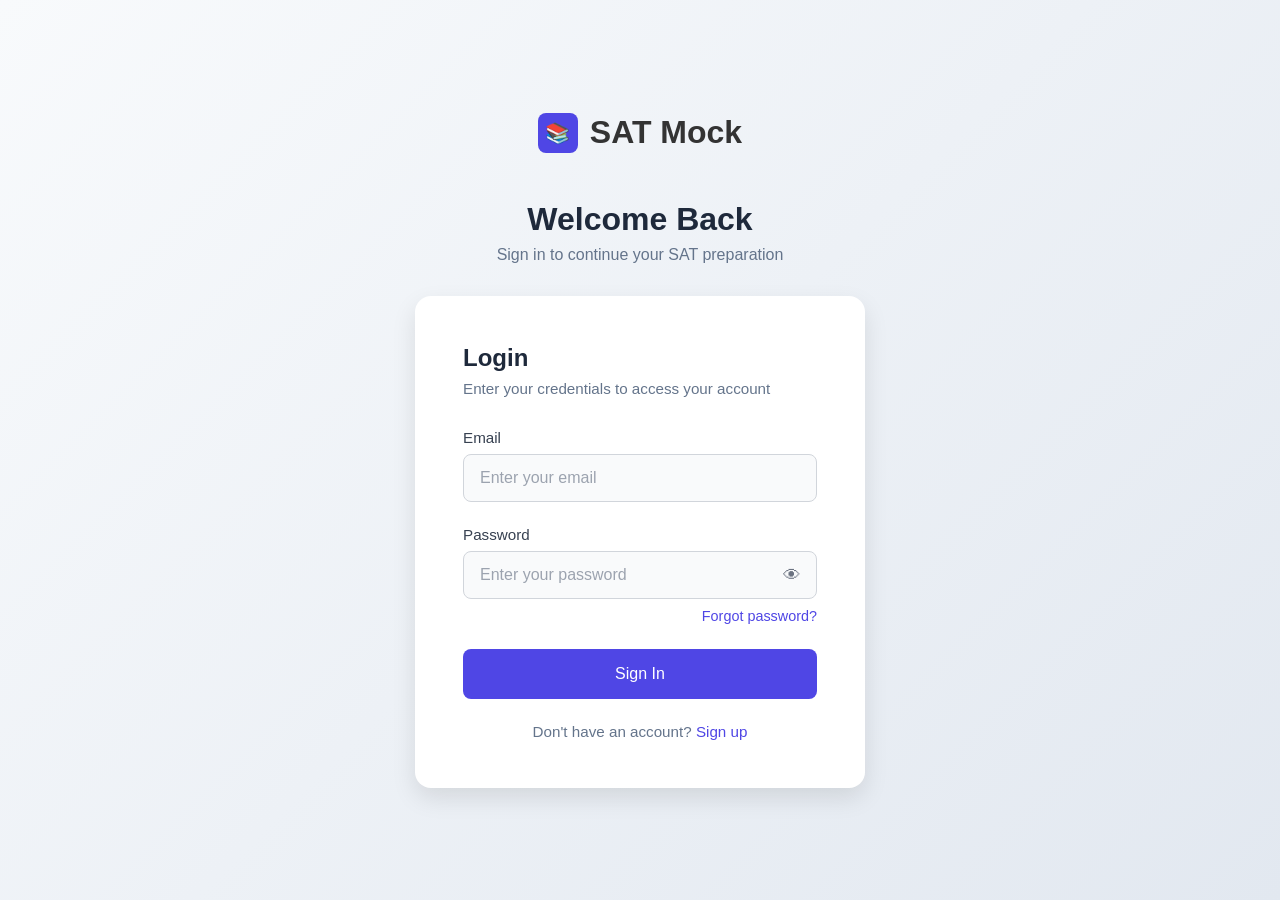
<file: SATProject-main/front/results.html>
<!DOCTYPE html>
<html lang="en">
<head>
    <meta charset="UTF-8">
    <meta name="viewport" content="width=device-width, initial-scale=1.0">
    <title>Quiz Results - SAT Mock</title>
    <style>
        * {
            margin: 0;
            padding: 0;
            box-sizing: border-box;
        }

        body {
            font-family: -apple-system, BlinkMacSystemFont, 'Segoe UI', Roboto, Oxygen, Ubuntu, Cantarell, sans-serif;
            background: #f8fafc;
            color: #333;
            line-height: 1.6;
            padding: 2rem 0;
        }

        .container {
            max-width: 800px;
            margin: 0 auto;
            padding: 0 20px;
        }

        /* Results Header */
        .results-header {
            text-align: center;
            margin-bottom: 3rem;
        }

        .trophy-icon {
            font-size: 4rem;
            margin-bottom: 1rem;
        }

        .results-title {
            font-size: 2.5rem;
            font-weight: 700;
            color: #1e293b;
            margin-bottom: 0.5rem;
        }

        .results-subtitle {
            color: #64748b;
            font-size: 1.1rem;
        }

        /* Stats Cards */
        .stats-container {
            display: grid;
            grid-template-columns: repeat(auto-fit, minmax(200px, 1fr));
            gap: 1.5rem;
            margin-bottom: 3rem;
        }

        .stat-card {
            background: white;
            padding: 2rem;
            border-radius: 12px;
            box-shadow: 0 2px 4px rgba(0,0,0,0.05);
            border: 1px solid #e5e7eb;
            text-align: center;
        }

        .stat-value {
            font-size: 2.5rem;
            font-weight: 700;
            margin-bottom: 0.5rem;
        }

        .stat-value.score {
            color: #ef4444;
        }

        .stat-value.correct {
            color: #22c55e;
        }

        .stat-value.time {
            color: #64748b;
        }

        .stat-label {
            color: #64748b;
            font-size: 0.9rem;
            font-weight: 500;
        }

        /* Action Buttons */
        .action-buttons {
            display: flex;
            gap: 1rem;
            justify-content: center;
            margin-bottom: 3rem;
            flex-wrap: wrap;
        }

        .btn {
            padding: 1rem 2rem;
            border-radius: 8px;
            text-decoration: none;
            font-weight: 500;
            transition: all 0.2s;
            cursor: pointer;
            border: none;
            font-size: 1rem;
            display: flex;
            align-items: center;
            gap: 0.5rem;
        }

        .btn-primary {
            background: #4f46e5;
            color: white;
        }

        .btn-primary:hover {
            background: #4338ca;
        }

        .btn-secondary {
            background: white;
            color: #64748b;
            border: 1px solid #e5e7eb;
        }

        .btn-secondary:hover {
            background: #f9fafb;
        }

        /* Detailed Results */
        .detailed-results {
            background: white;
            border-radius: 12px;
            box-shadow: 0 2px 4px rgba(0,0,0,0.05);
            border: 1px solid #e5e7eb;
            overflow: hidden;
        }

        .results-section-header {
            background: #f8fafc;
            padding: 1.5rem;
            border-bottom: 1px solid #e5e7eb;
        }

        .section-title {
            font-size: 1.25rem;
            font-weight: 600;
            color: #1e293b;
            margin-bottom: 0.5rem;
            display: flex;
            align-items: center;
            gap: 0.5rem;
        }

        .section-description {
            color: #64748b;
            font-size: 0.95rem;
        }

        .questions-list {
            padding: 1.5rem;
        }

        .question-item {
            border: 1px solid #e5e7eb;
            border-radius: 8px;
            margin-bottom: 1rem;
            overflow: hidden;
        }

        .question-item:last-child {
            margin-bottom: 0;
        }

        .question-header {
            padding: 1rem;
            background: #f8fafc;
            border-bottom: 1px solid #e5e7eb;
            cursor: pointer;
            display: flex;
            justify-content: space-between;
            align-items: center;
        }

        .question-header:hover {
            background: #f1f5f9;
        }

        .question-title {
            display: flex;
            align-items: center;
            gap: 1rem;
        }

        .question-status {
            width: 24px;
            height: 24px;
            border-radius: 50%;
            display: flex;
            align-items: center;
            justify-content: center;
            font-size: 0.875rem;
            font-weight: 600;
        }

        .question-status.correct {
            background: #dcfce7;
            color: #166534;
        }

        .question-status.incorrect {
            background: #fee2e2;
            color: #991b1b;
        }

        .question-info {
            flex: 1;
        }

        .question-text {
            font-weight: 500;
            color: #1e293b;
            margin-bottom: 0.25rem;
        }

        .question-subject {
            color: #64748b;
            font-size: 0.875rem;
        }

        .expand-icon {
            color: #64748b;
            transition: transform 0.2s;
        }

        .question-header.expanded .expand-icon {
            transform: rotate(180deg);
        }

        .question-details {
            padding: 1rem;
            background: white;
            display: none;
        }

        .question-details.expanded {
            display: block;
        }

        .answer-row {
            display: flex;
            justify-content: space-between;
            align-items: center;
            margin-bottom: 0.5rem;
        }

        .answer-label {
            font-weight: 500;
            color: #64748b;
            font-size: 0.9rem;
        }

        .answer-value {
            font-weight: 500;
        }

        .answer-value.correct {
            color: #22c55e;
        }

        .answer-value.incorrect {
            color: #ef4444;
        }

        /* AI Explanation */
        .ai-explanation {
            background: #eff6ff;
            border: 1px solid #bfdbfe;
            border-radius: 8px;
            padding: 1rem;
            margin-top: 1rem;
        }

        .ai-header {
            display: flex;
            align-items: center;
            gap: 0.5rem;
            margin-bottom: 0.75rem;
        }

        .ai-title {
            font-weight: 600;
            color: #1e40af;
            font-size: 0.9rem;
        }

        .ai-content {
            color: #1e40af;
            font-size: 0.9rem;
            line-height: 1.5;
        }

        /* Responsive Design */
        @media (max-width: 768px) {
            .stats-container {
                grid-template-columns: 1fr;
            }

            .action-buttons {
                flex-direction: column;
                align-items: center;
            }

            .question-header {
                flex-direction: column;
                align-items: flex-start;
                gap: 0.5rem;
            }
        }
    </style>
</head>
<body>
    <div class="container">
        <!-- Results Header -->
        <div class="results-header">
            <div class="trophy-icon">🏆</div>
            <h1 class="results-title">Quiz Complete!</h1>
            <p class="results-subtitle">Keep practicing! 💪</p>
        </div>

        <!-- Stats Cards -->
        <div class="stats-container">
            <div class="stat-card">
                <div class="stat-value score" id="overallScore">40%</div>
                <div class="stat-label">Overall Score</div>
            </div>
            <div class="stat-card">
                <div class="stat-value correct" id="correctAnswers">2/5</div>
                <div class="stat-label">Correct Answers</div>
            </div>
            <div class="stat-card">
                <div class="stat-value time" id="timeSpent">1:16</div>
                <div class="stat-label">Time Spent</div>
            </div>
        </div>

        <!-- Action Buttons -->
        <div class="action-buttons">
            <button class="btn btn-primary" onclick="takeAnotherQuiz()">
                🔄 Take Another Quiz
            </button>
            <a href="dashboard.html" class="btn btn-secondary">
                🏠 Back to Dashboard
            </a>
        </div>

        <!-- Detailed Results -->
        <div class="detailed-results">
            <div class="results-section-header">
                <h2 class="section-title">
                    ℹ️ Detailed Results & AI Explanations
                </h2>
                <p class="section-description">
                    Review each question with detailed explanations to improve your understanding.
                </p>
            </div>
            
            <div class="questions-list" id="questionsList">
                <!-- Questions will be populated by JavaScript -->
            </div>
        </div>
    </div>

    <script>
        // AI explanations for each question
        const aiExplanations = {
            0: "To solve 3x + 7 = 22, first subtract 7 from both sides: 3x = 15. Then divide both sides by 3: x = 5. This is a basic linear equation that tests your ability to isolate variables using inverse operations.",
            1: "This question tests reading comprehension and theme identification. The correct answer focuses on environmental conservation, which would be the main theme discussed throughout the passage. Look for recurring ideas and the author's primary message.",
            2: "In this sentence, 'neither...nor' requires subject-verb agreement with the closer subject. Since 'teacher' is singular, the verb should be 'was' not 'were'. This tests your understanding of correlative conjunctions and agreement rules.",
            3: "To find the slope between two points (x₁,y₁) and (x₂,y₂), use the formula: slope = (y₂-y₁)/(x₂-x₁). With points (2,3) and (6,11): slope = (11-3)/(6-2) = 8/4 = 2. This tests your knowledge of coordinate geometry.",
            4: "'Ubiquitous' means present everywhere or found everywhere. Context clues in the passage would suggest something that is widespread or commonly found, making 'present everywhere' the correct definition."
        };

        function initializeResults() {
            // Check authentication
            if (!localStorage.getItem('isLoggedIn')) {
                window.location.href = 'login.html';
                return;
            }

            // Get results from localStorage
            const results = JSON.parse(localStorage.getItem('quizResults'));
            
            if (!results) {
                // No results found, redirect to dashboard
                window.location.href = 'dashboard.html';
                return;
            }

            displayResults(results);
        }

        function displayResults(results) {
            // Update stats
            document.getElementById('overallScore').textContent = `${results.score}%`;
            document.getElementById('correctAnswers').textContent = `${results.correctAnswers}/${results.totalQuestions}`;
            
            // Format time
            const minutes = Math.floor(results.timeSpent / 60);
            const seconds = results.timeSpent % 60;
            document.getElementById('timeSpent').textContent = `${minutes}:${seconds.toString().padStart(2, '0')}`;

            // Display detailed results
            displayDetailedResults(results);
        }

        function displayDetailedResults(results) {
            const questionsList = document.getElementById('questionsList');
            questionsList.innerHTML = '';

            results.quizData.forEach((question, index) => {
                const userAnswer = results.userAnswers[index];
                const isCorrect = userAnswer === question.correct;
                const userAnswerText = userAnswer !== null ? question.options[userAnswer] : 'Not answered';
                const correctAnswerText = question.options[question.correct];

                const questionItem = document.createElement('div');
                questionItem.className = 'question-item';
                
                questionItem.innerHTML = `
                    <div class="question-header" onclick="toggleQuestion(${index})">
                        <div class="question-title">
                            <div class="question-status ${isCorrect ? 'correct' : 'incorrect'}">
                                ${isCorrect ? '✓' : '✗'}
                            </div>
                            <div class="question-info">
                                <div class="question-text">Question ${index + 1}</div>
                                <div class="question-subject">${question.subject}</div>
                            </div>
                        </div>
                        <div class="expand-icon">▼</div>
                    </div>
                    <div class="question-details" id="details-${index}">
                        <div style="margin-bottom: 1rem;">
                            <strong>${question.question}</strong>
                        </div>
                        <div class="answer-row">
                            <span class="answer-label">Your answer:</span>
                            <span class="answer-value ${isCorrect ? 'correct' : 'incorrect'}">${userAnswerText}</span>
                        </div>
                        <div class="answer-row">
                            <span class="answer-label">Correct answer:</span>
                            <span class="answer-value correct">${correctAnswerText}</span>
                        </div>
                        <div class="ai-explanation">
                            <div class="ai-header">
                                <span>🤖</span>
                                <span class="ai-title">AI Explanation</span>
                            </div>
                            <div class="ai-content">
                                ${aiExplanations[index]}
                            </div>
                        </div>
                    </div>
                `;

                questionsList.appendChild(questionItem);
            });
        }

        function toggleQuestion(index) {
            const header = document.querySelector(`#details-${index}`).previousElementSibling;
            const details = document.getElementById(`details-${index}`);
            
            header.classList.toggle('expanded');
            details.classList.toggle('expanded');
        }

        function takeAnotherQuiz() {
            // Clear previous results
            localStorage.removeItem('quizResults');
            // Redirect to quiz page
            window.location.href = 'quiz.html';
        }

        // Initialize when page loads
        window.addEventListener('load', initializeResults);
    </script>
</body>
</html>
</file>
